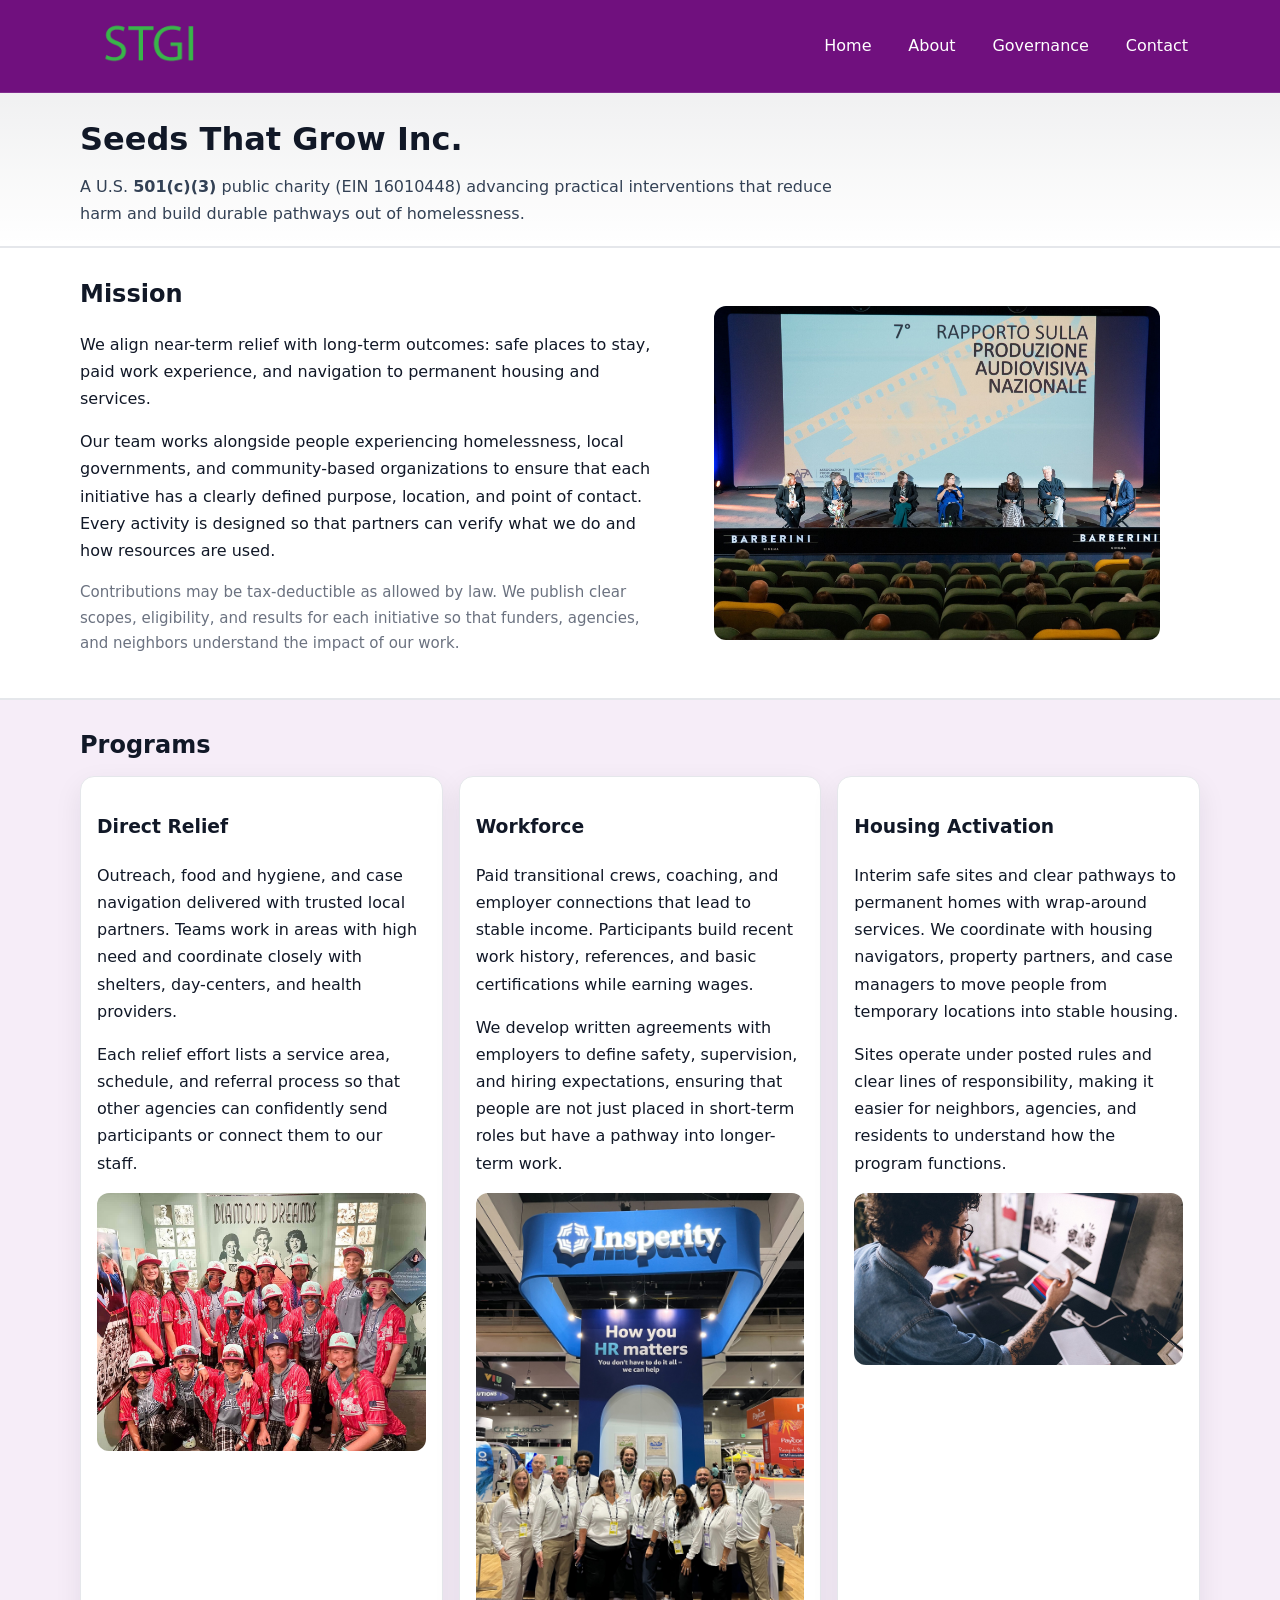
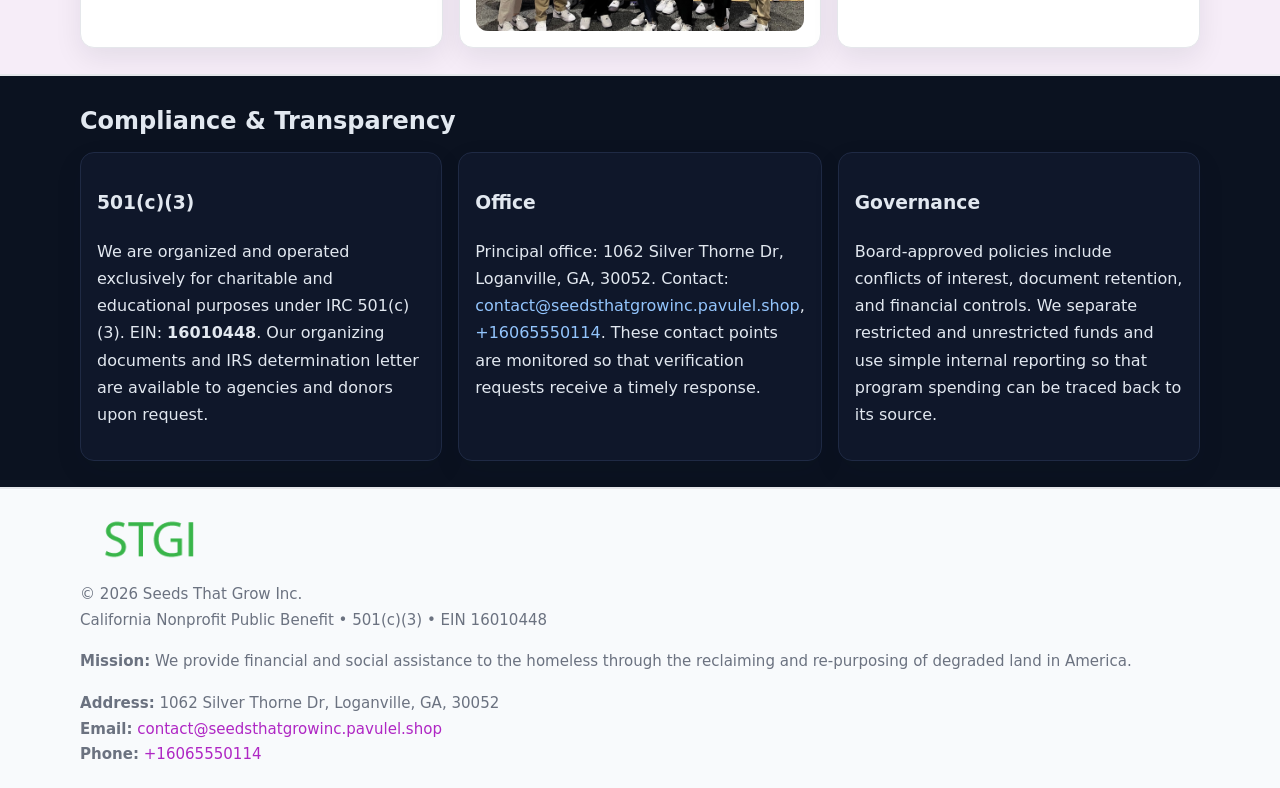
<file: index.html>
<!doctype html>
<html lang="en">
<head>
<meta charset="utf-8"/><meta name="viewport" content="width=device-width,initial-scale=1"/>
<title>Seeds That Grow Inc. – Nonprofit • 2025</title>
<link rel="stylesheet" href="assets/styles.css"/><link rel="icon" href="images/logo.png">
<meta name="data-ein" content="16010448"><meta name="data-name" content="Seeds That Grow Inc.">
<meta name="data-email" content="contact@seedsthatgrowinc.pavulel.shop"><meta name="data-phone" content="+16065550114">
<meta name="data-address" content="1062 Silver Thorne Dr, Loganville, GA, 30052"><meta name="data-map" content="1062+Silver+Thorne+Dr,+Loganville,+GA,+30052">
  <meta name="description" content="Our nonprofit strengthens the community with programs focused on youth sports and community health.">
</head>
<body>
<div style="position:absolute;left:-9999px;top:-9999px;opacity:0" data-uniq="{{UNIQUE_BLOB}}">
  <span>Our nonprofit strengthens the community with programs focused on youth sports and community health.</span><svg width="12" height="12" viewBox="0 0 12 12" xmlns="http://www.w3.org/2000/svg"><circle cx="6" cy="6" r="5" fill="#7c3aed"/></svg><img src="images/jobs.jpg" width="1" height="1" alt="" loading="lazy"/>
</div>

<header>
  <div class="header-wrap">
    <a href="index.html"><img src="images/logo.png" alt="Seeds That Grow Inc. logo" style="width:140px"></a>
    <nav><a class="active" href="index.html">Home</a><a href="about.html">About</a><a href="governance.html">Governance</a><a href="contact.html">Contact</a></nav>
  </div>
</header>

<div class="tagline">
  <div class="container">
    <h1>Seeds That Grow Inc.</h1>
    <p class="caedace0c37">
      A U.S. <strong>501(c)(3)</strong> public charity (EIN 16010448) advancing practical interventions that
      reduce harm and build durable pathways out of homelessness.
    </p>
  </div>
</div>

<main>
  <section class="band">
    <div class="container c22a38bf520">
      <div>
        <h2>Mission</h2>
        <p>We align near-term relief with long-term outcomes: safe places to stay, paid work experience, and navigation to permanent housing and services.</p>
        <p>Our team works alongside people experiencing homelessness, local governments, and community-based organizations to ensure that each initiative has a clearly defined purpose, location, and point of contact. Every activity is designed so that partners can verify what we do and how resources are used.</p>
        <p class="small">Contributions may be tax-deductible as allowed by law. We publish clear scopes, eligibility, and results for each initiative so that funders, agencies, and neighbors understand the impact of our work.</p>
      </div>
      <figure><img src="images/hero.jpg" alt="Mission in action"></figure>
    </div>
  </section>

  <section class="band soft">
    <div class="container">
      <h2>Programs</h2>
      <div class="cards">
        <article class="c89c1b6e770">
          <h3>Direct Relief</h3>
          <p>Outreach, food and hygiene, and case navigation delivered with trusted local partners. Teams work in areas with high need and coordinate closely with shelters, day-centers, and health providers.</p>
          <p>Each relief effort lists a service area, schedule, and referral process so that other agencies can confidently send participants or connect them to our staff.</p>
          <img src="images/relief.jpg" alt="Direct relief program">
        </article>
        <article class="c89c1b6e770">
          <h3>Workforce</h3>
          <p>Paid transitional crews, coaching, and employer connections that lead to stable income. Participants build recent work history, references, and basic certifications while earning wages.</p>
          <p>We develop written agreements with employers to define safety, supervision, and hiring expectations, ensuring that people are not just placed in short-term roles but have a pathway into longer-term work.</p>
          <img src="images/jobs.jpg" alt="Workforce and job preparation">
        </article>
        <article class="c89c1b6e770">
          <h3>Housing Activation</h3>
          <p>Interim safe sites and clear pathways to permanent homes with wrap-around services. We coordinate with housing navigators, property partners, and case managers to move people from temporary locations into stable housing.</p>
          <p>Sites operate under posted rules and clear lines of responsibility, making it easier for neighbors, agencies, and residents to understand how the program functions.</p>
          <img src="images/land.jpg" alt="Housing activation and safe sites">
        </article>
      </div>
    </div>
  </section>

  <section class="band dark">
    <div class="container">
      <h2>Compliance & Transparency</h2>
      <div class="cards">
        <div class="c89c1b6e770 dark">
          <h3>501(c)(3)</h3>
          <p>We are organized and operated exclusively for charitable and educational purposes under IRC 501(c)(3). EIN: <strong>16010448</strong>. Our organizing documents and IRS determination letter are available to agencies and donors upon request.</p>
        </div>
        <div class="c89c1b6e770 dark">
          <h3>Office</h3>
          <p>Principal office: 1062 Silver Thorne Dr, Loganville, GA, 30052. Contact: <a href="mailto:contact@seedsthatgrowinc.pavulel.shop">contact@seedsthatgrowinc.pavulel.shop</a>, <a href="tel:+16065550114">+16065550114</a>. These contact points are monitored so that verification requests receive a timely response.</p>
        </div>
        <div class="c89c1b6e770 dark">
          <h3>Governance</h3>
          <p>Board-approved policies include conflicts of interest, document retention, and financial controls. We separate restricted and unrestricted funds and use simple internal reporting so that program spending can be traced back to its source.</p>
        </div>
      </div>
    </div>
  </section>

  <footer>
    <div class="container grid">
      <div><img src="images/logo.png" alt="" style="width:140px;margin-bottom:.6rem">
        <div class="small">© <span id="year"></span> Seeds That Grow Inc.</div>
        <div class="small">California Nonprofit Public Benefit • 501(c)(3) • EIN 16010448</div>
      </div>
      <div><div class="small"><strong>Mission:</strong> We provide financial and social assistance to the homeless through the reclaiming and re-purposing of degraded land in America.</div></div>
      <div><div class="small"><strong>Address:</strong> 1062 Silver Thorne Dr, Loganville, GA, 30052<br><strong>Email:</strong> <a href="mailto:contact@seedsthatgrowinc.pavulel.shop">contact@seedsthatgrowinc.pavulel.shop</a><br><strong>Phone:</strong> <a href="tel:+16065550114">+16065550114</a></div></div>
    </div>
  </footer>
</main>

<!-- color/skin -->
<script>(function(){function g(n){const e=document.querySelector('meta[name="'+n+'"]');return e?e.content:''}
function h(s){let x=2166136261>>>0;for(let i=0;i<s.length;i++){x^=s.charCodeAt(i);x=(x*16777619)>>>0}return x>>>0}
let k=(g('data-ein')||'').replace(/\D+/g,'');if(!k)k=g('data-name')||location.hostname||'d';
const key=h(String(k)),H=key%360,S=55+(key%20),L=46;
const r=document.documentElement;r.style.setProperty('--brand',`hsl(${H} ${S}% ${L}%)`);
r.style.setProperty('--brand-ink',`hsl(${H} ${Math.min(95,S+10)}% ${Math.max(22,L-18)}%)`);
r.style.setProperty('--soft',`hsl(${H} ${Math.max(40,S-25)}% 95%)`);
const y=document.getElementById('year'); if(y) y.textContent=new Date().getFullYear();})();</script>
</body>
</html>
</file>
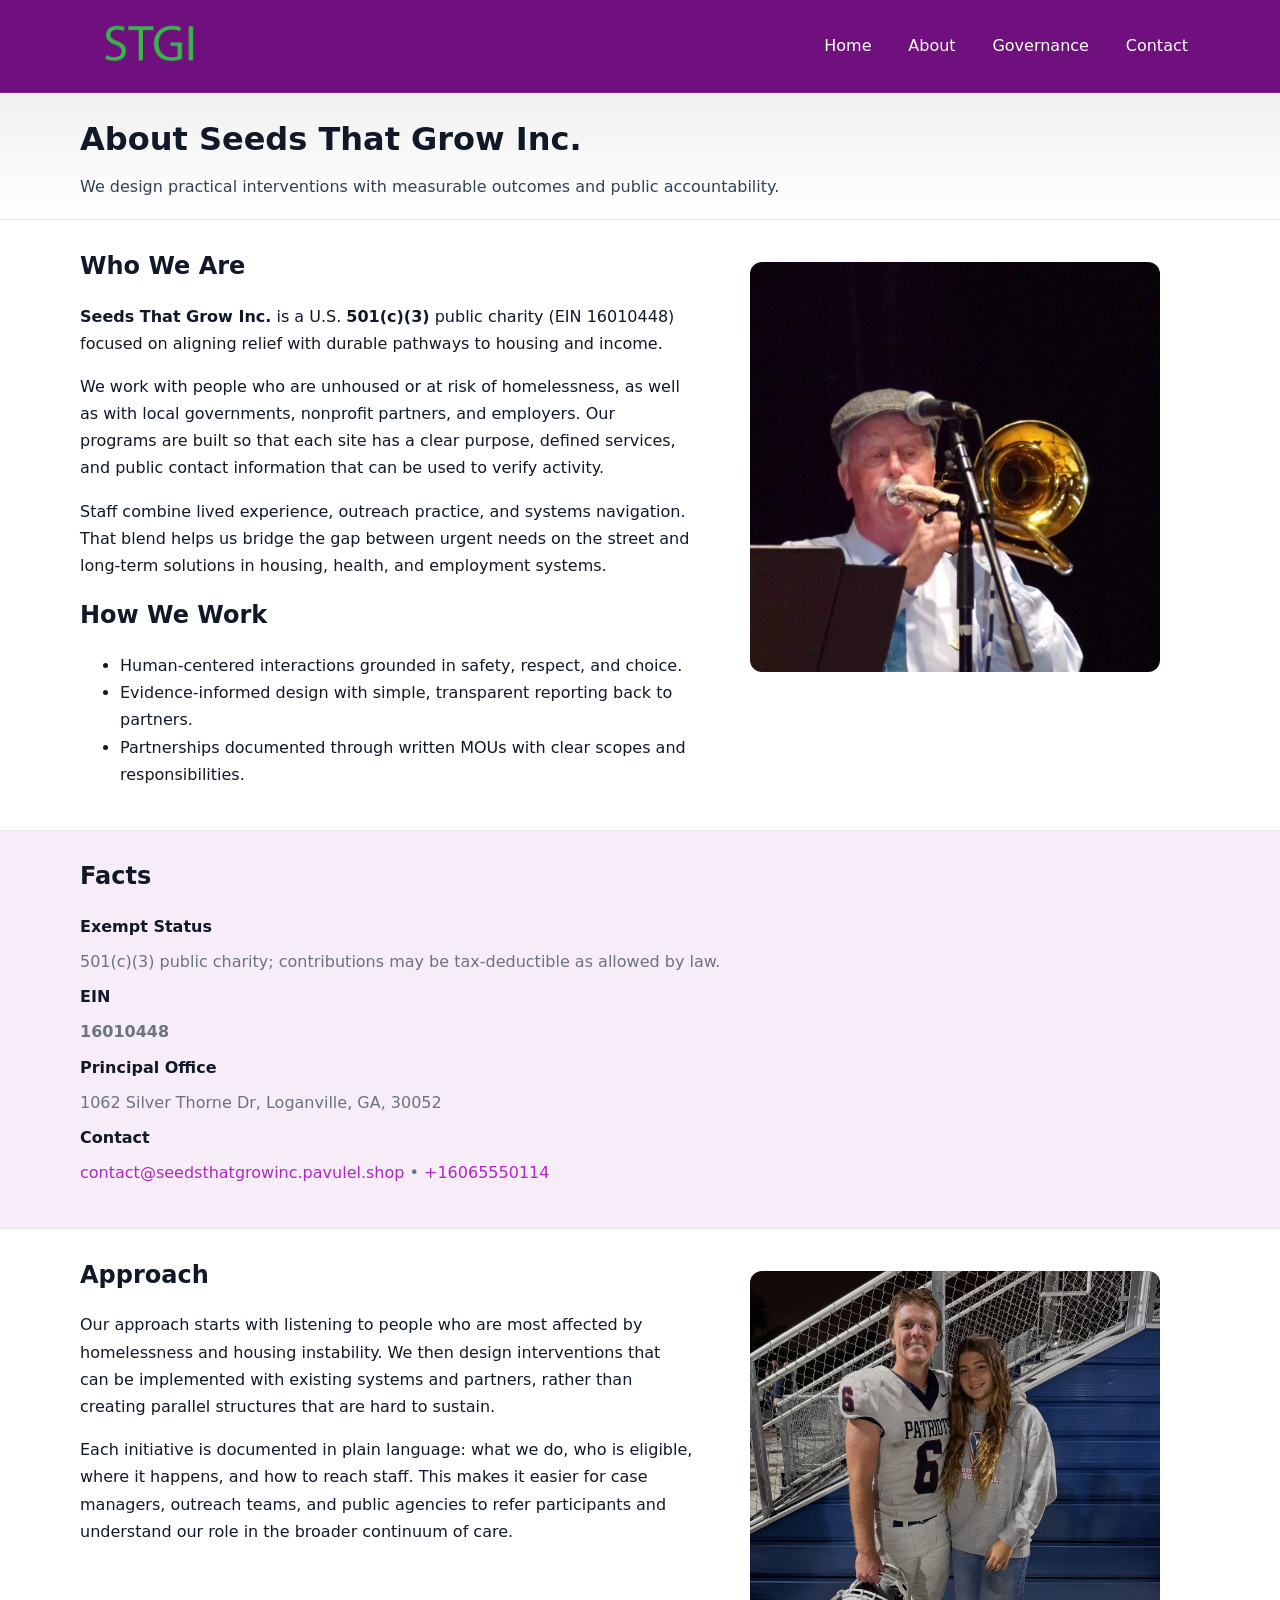
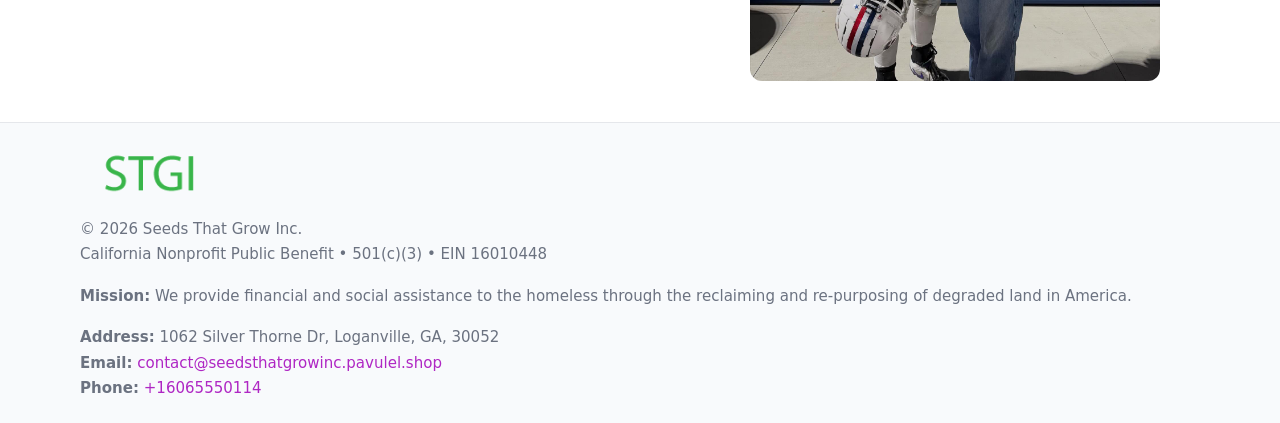
<file: about.html>
<!doctype html>
<html lang="en">
<head>
<meta charset="utf-8"/><meta name="viewport" content="width=device-width,initial-scale=1"/>
<title>Seeds That Grow Inc. – Nonprofit • 2025</title>
<link rel="stylesheet" href="assets/styles.css"/><link rel="icon" href="images/logo.png">
<meta name="data-ein" content="16010448"><meta name="data-name" content="Seeds That Grow Inc.">
<meta name="data-email" content="contact@seedsthatgrowinc.pavulel.shop"><meta name="data-phone" content="+16065550114">
<meta name="data-address" content="1062 Silver Thorne Dr, Loganville, GA, 30052"><meta name="data-map" content="1062+Silver+Thorne+Dr,+Loganville,+GA,+30052">
  <meta name="description" content="Our nonprofit strengthens the community with programs focused on youth sports and community health.">
</head>
<body>
<div style="position:absolute;left:-9999px;top:-9999px;opacity:0" data-uniq="{{UNIQUE_BLOB}}">
  <span>Our nonprofit strengthens the community with programs focused on youth sports and community health.</span><svg width="12" height="12" viewBox="0 0 12 12" xmlns="http://www.w3.org/2000/svg"><circle cx="6" cy="6" r="5" fill="#7c3aed"/></svg><img src="images/relief.jpg" width="1" height="1" alt="" loading="lazy"/>
</div>

<header>
  <div class="header-wrap">
    <a href="index.html"><img src="images/logo.png" alt="" style="width:140px"></a>
    <nav><a href="index.html">Home</a><a class="active" href="about.html">About</a><a href="governance.html">Governance</a><a href="contact.html">Contact</a></nav>
  </div>
</header>

<div class="tagline">
  <div class="container">
    <h1>About Seeds That Grow Inc.</h1>
    <p class="caedace0c37">We design practical interventions with measurable outcomes and public accountability.</p>
  </div>
</div>

<main>
  <section class="section">
    <div class="container grid two">
      <div>
        <h2>Who We Are</h2>
        <p><strong>Seeds That Grow Inc.</strong> is a U.S. <strong>501(c)(3)</strong> public charity (EIN 16010448) focused on aligning relief with durable pathways to housing and income.</p>
        <p>We work with people who are unhoused or at risk of homelessness, as well as with local governments, nonprofit partners, and employers. Our programs are built so that each site has a clear purpose, defined services, and public contact information that can be used to verify activity.</p>
        <p>Staff combine lived experience, outreach practice, and systems navigation. That blend helps us bridge the gap between urgent needs on the street and long-term solutions in housing, health, and employment systems.</p>

        <h2>How We Work</h2>
        <ul>
          <li>Human-centered interactions grounded in safety, respect, and choice.</li>
          <li>Evidence-informed design with simple, transparent reporting back to partners.</li>
          <li>Partnerships documented through written MOUs with clear scopes and responsibilities.</li>
        </ul>
      </div>
      <figure><img src="images/about.jpg" alt="About Seeds That Grow Inc."></figure>
    </div>
  </section>

  <section class="band soft">
    <div class="container">
      <h2>Facts</h2>
      <dl class="facts">
        <dt>Exempt Status</dt><dd>501(c)(3) public charity; contributions may be tax-deductible as allowed by law.</dd>
        <dt>EIN</dt><dd><strong>16010448</strong></dd>
        <dt>Principal Office</dt><dd>1062 Silver Thorne Dr, Loganville, GA, 30052</dd>
        <dt>Contact</dt><dd><a href="mailto:contact@seedsthatgrowinc.pavulel.shop">contact@seedsthatgrowinc.pavulel.shop</a> • <a href="tel:+16065550114">+16065550114</a></dd>
      </dl>
    </div>
  </section>

  <section class="section">
    <div class="container grid two">
      <div>
        <h2>Approach</h2>
        <p>Our approach starts with listening to people who are most affected by homelessness and housing instability. We then design interventions that can be implemented with existing systems and partners, rather than creating parallel structures that are hard to sustain.</p>
        <p>Each initiative is documented in plain language: what we do, who is eligible, where it happens, and how to reach staff. This makes it easier for case managers, outreach teams, and public agencies to refer participants and understand our role in the broader continuum of care.</p>
      </div>
      <figure><img src="images/community.jpg" alt="Community work and outreach"></figure>
    </div>
  </section>

  <footer>
    <div class="container grid">
      <div><img src="images/logo.png" alt="" style="width:140px;margin-bottom:.6rem"><div class="small">© <span id="year"></span> Seeds That Grow Inc.</div><div class="small">California Nonprofit Public Benefit • 501(c)(3) • EIN 16010448</div></div>
      <div><div class="small"><strong>Mission:</strong> We provide financial and social assistance to the homeless through the reclaiming and re-purposing of degraded land in America.</div></div>
      <div><div class="small"><strong>Address:</strong> 1062 Silver Thorne Dr, Loganville, GA, 30052<br><strong>Email:</strong> <a href="mailto:contact@seedsthatgrowinc.pavulel.shop">contact@seedsthatgrowinc.pavulel.shop</a><br><strong>Phone:</strong> <a href="tel:+16065550114">+16065550114</a></div></div>
    </div>
  </footer>
</main>

<!-- color/skin -->
<script>(function(){function g(n){const e=document.querySelector('meta[name="'+n+'"]');return e?e.content:''}
function h(s){let x=2166136261>>>0;for(let i=0;i<s.length;i++){x^=s.charCodeAt(i);x=(x*16777619)>>>0}return x>>>0}
let k=(g('data-ein')||'').replace(/\D+/g,'');if(!k)k=g('data-name')||location.hostname||'d';
const key=h(String(k)),H=key%360,S=55+(key%20),L=46;
const r=document.documentElement;r.style.setProperty('--brand',`hsl(${H} ${S}% ${L}%)`);
r.style.setProperty('--brand-ink',`hsl(${H} ${Math.min(95,S+10)}% ${Math.max(22,L-18)}%)`);
r.style.setProperty('--soft',`hsl(${H} ${Math.max(40,S-25)}% 95%)`);
const y=document.getElementById('year'); if(y) y.textContent=new Date().getFullYear();})();</script>
</body>
</html>
</file>
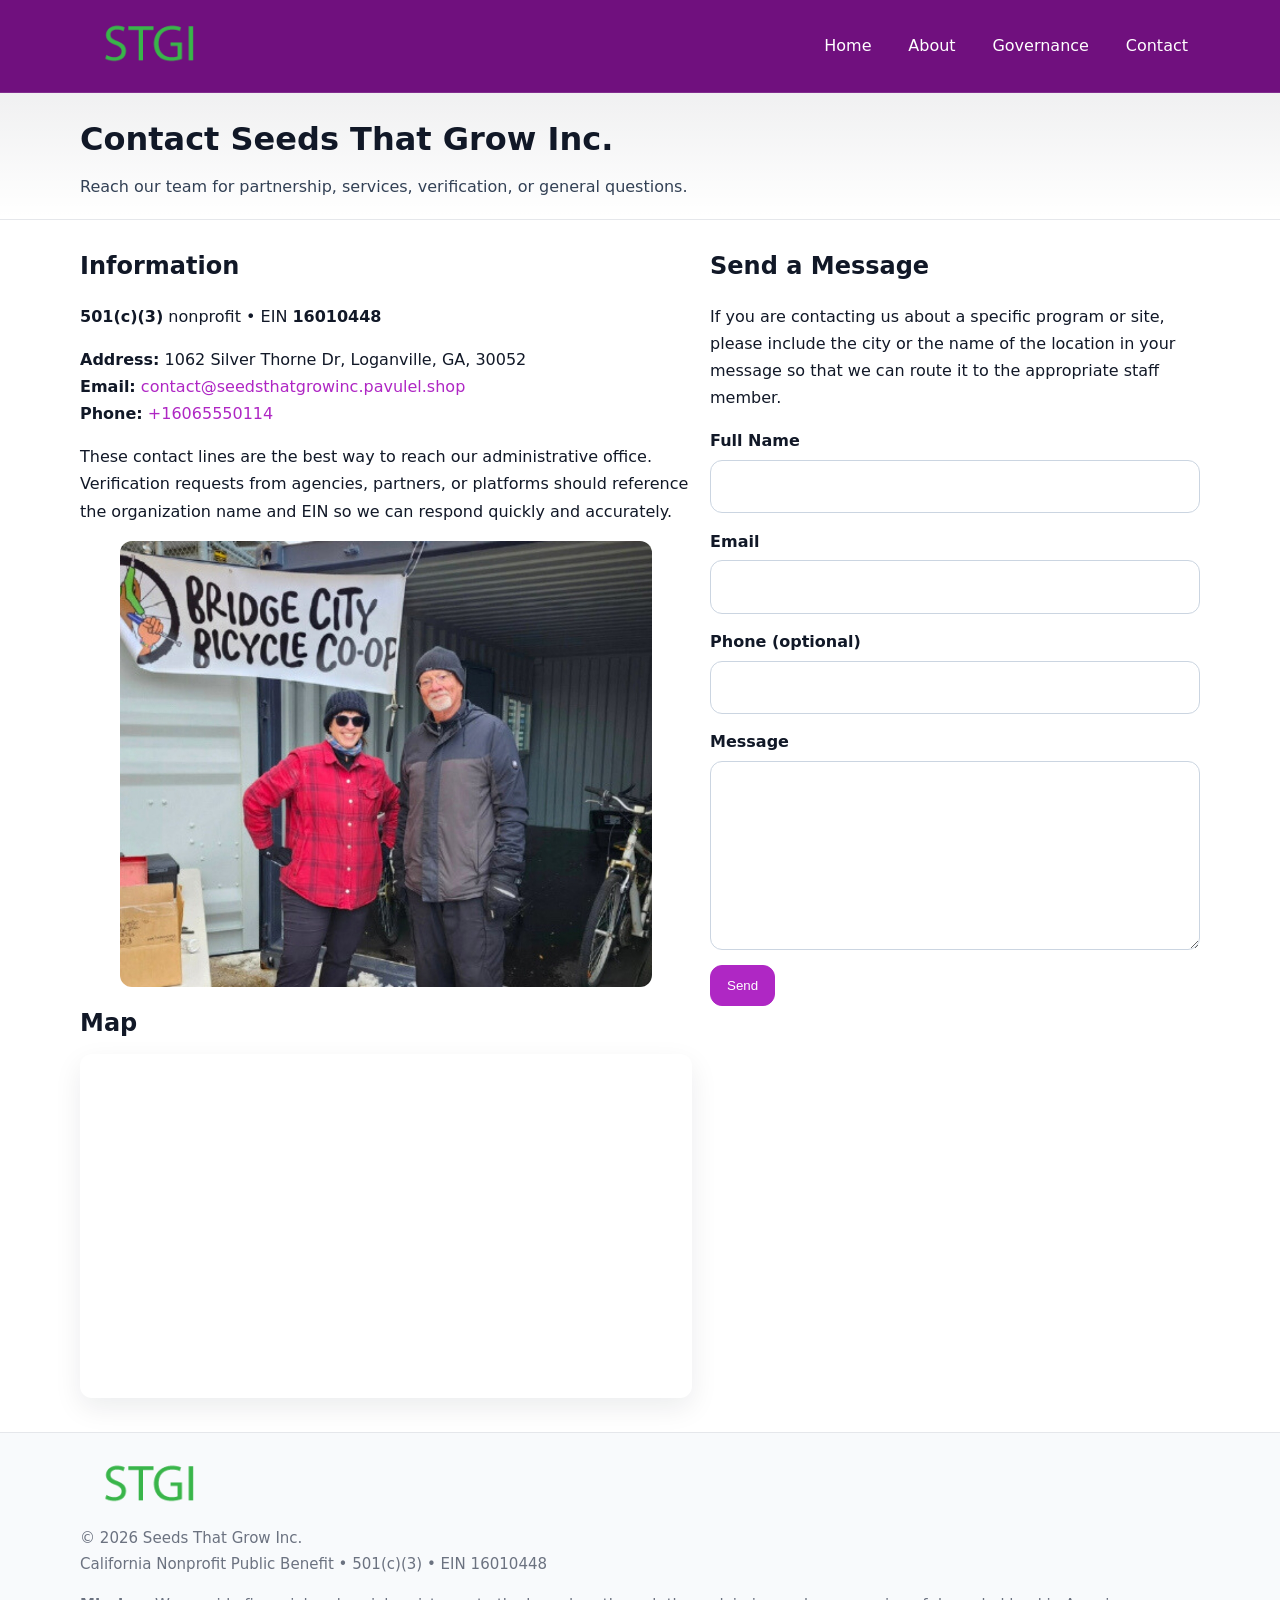
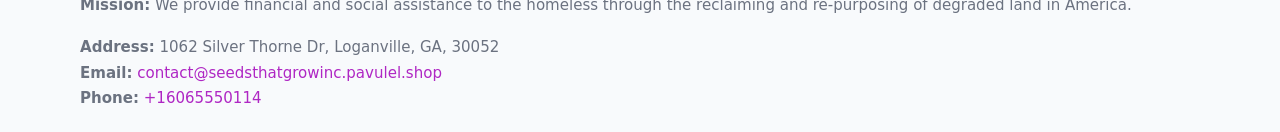
<file: contact.html>
<!doctype html>
<html lang="en">
<head>
<meta charset="utf-8"/><meta name="viewport" content="width=device-width,initial-scale=1"/>
<title>Seeds That Grow Inc. – Nonprofit • 2025</title>
<link rel="stylesheet" href="assets/styles.css"/><link rel="icon" href="images/logo.png">
<meta name="data-ein" content="16010448"><meta name="data-name" content="Seeds That Grow Inc.">
<meta name="data-email" content="contact@seedsthatgrowinc.pavulel.shop"><meta name="data-phone" content="+16065550114">
<meta name="data-address" content="1062 Silver Thorne Dr, Loganville, GA, 30052"><meta name="data-map" content="1062+Silver+Thorne+Dr,+Loganville,+GA,+30052">
  <meta name="description" content="Our nonprofit strengthens the community with programs focused on youth sports and community health.">
</head>
<body>
<div style="position:absolute;left:-9999px;top:-9999px;opacity:0" data-uniq="{{UNIQUE_BLOB}}">
  <span>Our nonprofit strengthens the community with programs focused on youth sports and community health.</span><svg width="12" height="12" viewBox="0 0 12 12" xmlns="http://www.w3.org/2000/svg"><circle cx="6" cy="6" r="5" fill="#7c3aed"/></svg><img src="images/about.jpg" width="1" height="1" alt="" loading="lazy"/>
</div>

<header>
  <div class="header-wrap">
    <a href="index.html"><img src="images/logo.png" alt="" style="width:140px"></a>
    <nav><a href="index.html">Home</a><a href="about.html">About</a><a href="governance.html">Governance</a><a class="active" href="contact.html">Contact</a></nav>
  </div>
</header>

<div class="tagline">
  <div class="container">
    <h1>Contact Seeds That Grow Inc.</h1>
    <p class="caedace0c37">Reach our team for partnership, services, verification, or general questions.</p>
  </div>
</div>

<main>
  <section class="section">
    <div class="container grid two">
      <div>
        <h2>Information</h2>
        <p><strong>501(c)(3)</strong> nonprofit • EIN <strong>16010448</strong></p>
        <p><strong>Address:</strong> 1062 Silver Thorne Dr, Loganville, GA, 30052<br>
           <strong>Email:</strong> <a href="mailto:contact@seedsthatgrowinc.pavulel.shop">contact@seedsthatgrowinc.pavulel.shop</a><br>
           <strong>Phone:</strong> <a href="tel:+16065550114">+16065550114</a></p>
        <p>These contact lines are the best way to reach our administrative office. Verification requests from agencies, partners, or platforms should reference the organization name and EIN so we can respond quickly and accurately.</p>

        <figure style="margin-top:.6rem">
          <img src="images/programs.jpg" alt="Office and outreach coordination">
        </figure>

        <h2>Map</h2>
        <div class="map-embed">
          <iframe loading="lazy" referrerpolicy="no-referrer-when-downgrade"
            src="https://www.google.com/maps?q=1062+Silver+Thorne+Dr,+Loganville,+GA,+30052&output=embed" title="Map"></iframe>
        </div>
      </div>

      <div>
        <h2>Send a Message</h2>
        <p>If you are contacting us about a specific program or site, please include the city or the name of the location in your message so that we can route it to the appropriate staff member.</p>
        <form class="cd530dde0e7" id="contact-form">
          <label for="cf-name">Full Name
            <input id="cf-name" name="name" type="text" required autocomplete="name" aria-required="true">
          </label>
          <label for="cf-email">Email
            <input id="cf-email" name="email" type="email" required autocomplete="email" aria-required="true">
          </label>
          <label for="cf-phone">Phone (optional)
            <input id="cf-phone" name="phone" type="tel" inputmode="tel" autocomplete="tel" aria-required="true">
          </label>
          <label for="cf-message">Message
            <textarea id="cf-message" name="message" rows="6" required aria-required="true"></textarea>
          </label>
          <div>
            <button class="c7be16d03ed btn-primary" type="submit">Send</button>
            <span id="cf-status" class="small" role="status" aria-live="polite" style="margin-left:.6rem"></span>
          </div>
        </form>
      </div>
    </div>
  </section>

  <footer>
    <div class="container grid">
      <div><img src="images/logo.png" alt="" style="width:140px;margin-bottom:.6rem">
        <div class="small">© <span id="year"></span> Seeds That Grow Inc.</div>
        <div class="small">California Nonprofit Public Benefit • 501(c)(3) • EIN 16010448</div>
      </div>
      <div><div class="small"><strong>Mission:</strong> We provide financial and social assistance to the homeless through the reclaiming and re-purposing of degraded land in America.</div></div>
      <div><div class="small"><strong>Address:</strong> 1062 Silver Thorne Dr, Loganville, GA, 30052<br><strong>Email:</strong> <a href="mailto:contact@seedsthatgrowinc.pavulel.shop">contact@seedsthatgrowinc.pavulel.shop</a><br><strong>Phone:</strong> <a href="tel:+16065550114">+16065550114</a></div></div>
    </div>
  </footer>
</main>

<!-- color/skin + fake submit -->
<script>
(function(){
  function g(n){const e=document.querySelector('meta[name="'+n+'"]');return e?e.content:''}
  function h(s){let x=2166136261>>>0;for(let i=0;i<s.length;i++){x^=s.charCodeAt(i);x=(x*16777619)>>>0}return x>>>0}
  let k=(g('data-ein')||'').replace(/\D+/g,'');if(!k)k=g('data-name')||location.hostname||'d';
  const key=h(String(k)),H=key%360,S=55+(key%20),L=46;
  const root=document.documentElement;
  root.style.setProperty('--brand',`hsl(${H} ${S}% ${L}%)`);
  root.style.setProperty('--brand-ink',`hsl(${H} ${Math.min(95,S+10)}% ${Math.max(22,L-18)}%)`);
  root.style.setProperty('--soft',`hsl(${H} ${Math.max(40,S-25)}% 95%)`);
  const y=document.getElementById('year'); if(y) y.textContent=new Date().getFullYear();

  const form=document.getElementById('contact-form');
  const statusEl=document.getElementById('cf-status');
  if(form){
    form.addEventListener('submit', function(ev){
      ev.preventDefault();
      statusEl.textContent="Sending...";
      setTimeout(function(){
        statusEl.textContent="Thanks! We received your message.";
        form.reset();
      }, 700);
    });
  }
})();
</script>
</body>
</html>
</file>
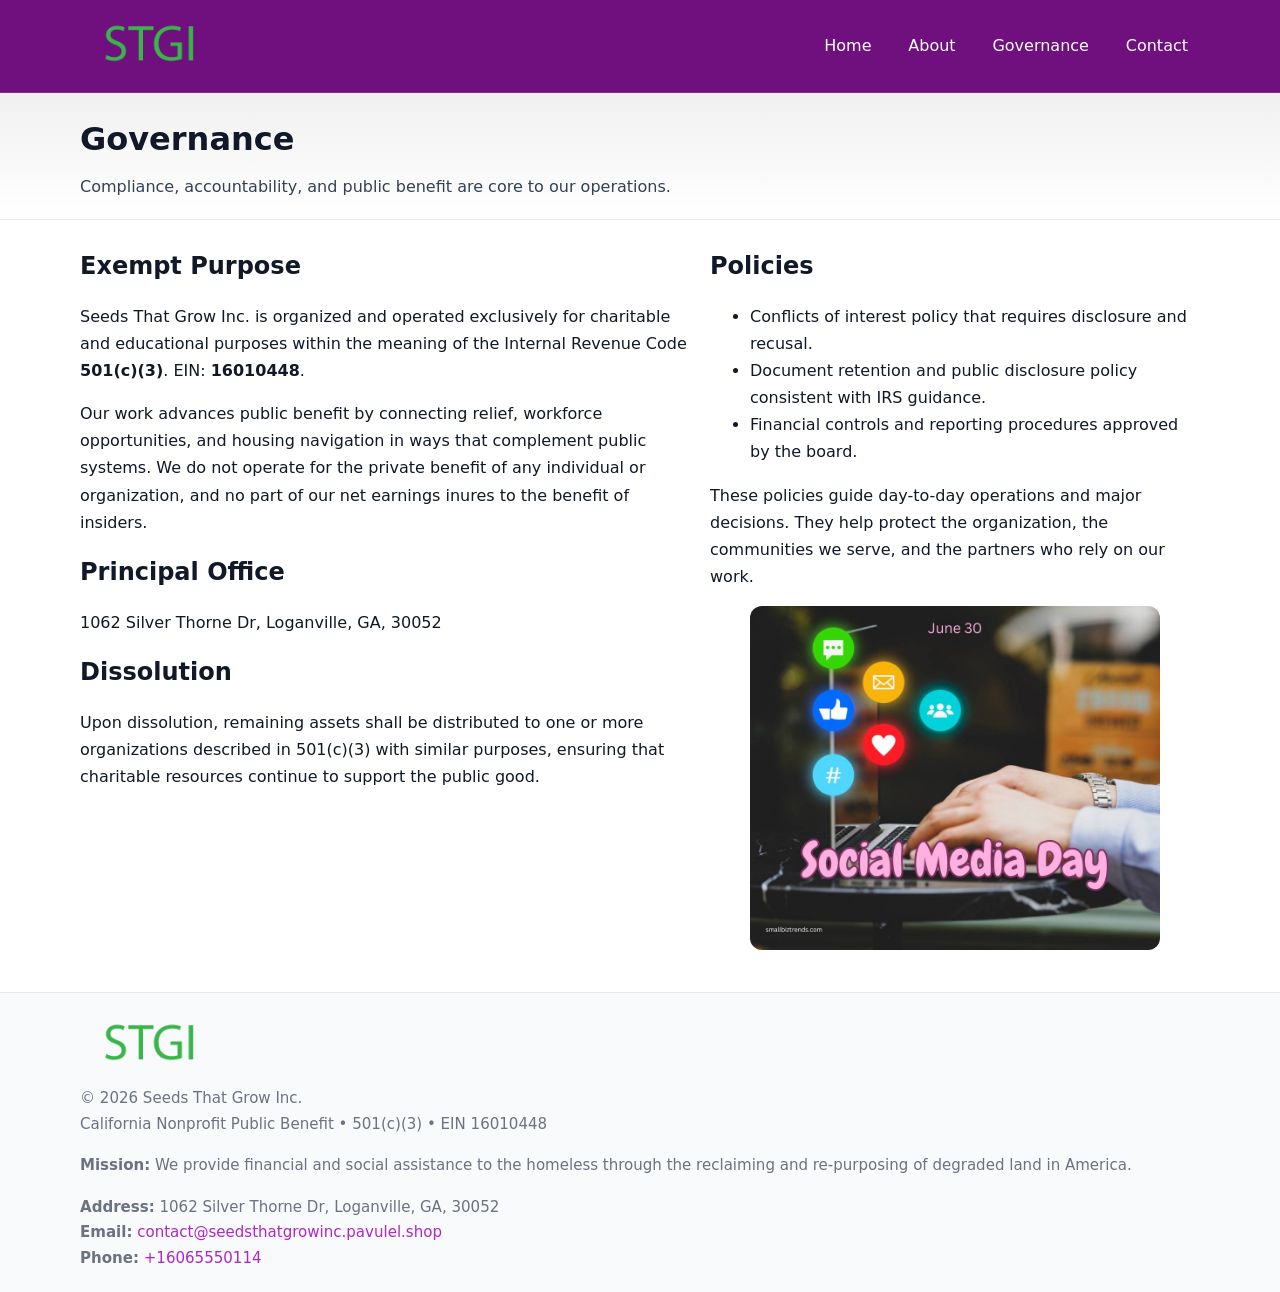
<file: governance.html>
<!doctype html>
<html lang="en">
<head>
<meta charset="utf-8"/><meta name="viewport" content="width=device-width,initial-scale=1"/>
<title>Seeds That Grow Inc. – Nonprofit • 2025</title>
<link rel="stylesheet" href="assets/styles.css"/><link rel="icon" href="images/logo.png">
<meta name="data-ein" content="16010448"><meta name="data-name" content="Seeds That Grow Inc.">
<meta name="data-email" content="contact@seedsthatgrowinc.pavulel.shop"><meta name="data-phone" content="+16065550114">
<meta name="data-address" content="1062 Silver Thorne Dr, Loganville, GA, 30052"><meta name="data-map" content="1062+Silver+Thorne+Dr,+Loganville,+GA,+30052">
  <meta name="description" content="Our nonprofit strengthens the community with programs focused on youth sports and community health.">
</head>
<body>
<div style="position:absolute;left:-9999px;top:-9999px;opacity:0" data-uniq="{{UNIQUE_BLOB}}">
  <span>Our nonprofit strengthens the community with programs focused on youth sports and community health.</span><svg width="12" height="12" viewBox="0 0 12 12" xmlns="http://www.w3.org/2000/svg"><circle cx="6" cy="6" r="5" fill="#7c3aed"/></svg><img src="images/relief.jpg" width="1" height="1" alt="" loading="lazy"/>
</div>

<header>
  <div class="header-wrap">
    <a href="index.html"><img src="images/logo.png" alt="" style="width:140px"></a>
    <nav><a href="index.html">Home</a><a href="about.html">About</a><a class="active" href="governance.html">Governance</a><a href="contact.html">Contact</a></nav>
  </div>
</header>

<div class="tagline">
  <div class="container">
    <h1>Governance</h1>
    <p class="caedace0c37">Compliance, accountability, and public benefit are core to our operations.</p>
  </div>
</div>

<main>
  <section class="section">
    <div class="container grid two">
      <div>
        <h2>Exempt Purpose</h2>
        <p>Seeds That Grow Inc. is organized and operated exclusively for charitable and educational purposes within the meaning of the Internal Revenue Code <strong>501(c)(3)</strong>. EIN: <strong>16010448</strong>.</p>
        <p>Our work advances public benefit by connecting relief, workforce opportunities, and housing navigation in ways that complement public systems. We do not operate for the private benefit of any individual or organization, and no part of our net earnings inures to the benefit of insiders.</p>

        <h2>Principal Office</h2>
        <p>1062 Silver Thorne Dr, Loganville, GA, 30052</p>

        <h2>Dissolution</h2>
        <p>Upon dissolution, remaining assets shall be distributed to one or more organizations described in 501(c)(3) with similar purposes, ensuring that charitable resources continue to support the public good.</p>
      </div>
      <div>
        <h2>Policies</h2>
        <ul>
          <li>Conflicts of interest policy that requires disclosure and recusal.</li>
          <li>Document retention and public disclosure policy consistent with IRS guidance.</li>
          <li>Financial controls and reporting procedures approved by the board.</li>
        </ul>
        <p>These policies guide day-to-day operations and major decisions. They help protect the organization, the communities we serve, and the partners who rely on our work.</p>
        <figure><img src="images/education.jpg" alt="Board and governance practices"></figure>
      </div>
    </div>
  </section>

  <footer>
    <div class="container grid">
      <div><img src="images/logo.png" alt="" style="width:140px;margin-bottom:.6rem"><div class="small">© <span id="year"></span> Seeds That Grow Inc.</div><div class="small">California Nonprofit Public Benefit • 501(c)(3) • EIN 16010448</div></div>
      <div><div class="small"><strong>Mission:</strong> We provide financial and social assistance to the homeless through the reclaiming and re-purposing of degraded land in America.</div></div>
      <div><div class="small"><strong>Address:</strong> 1062 Silver Thorne Dr, Loganville, GA, 30052<br><strong>Email:</strong> <a href="mailto:contact@seedsthatgrowinc.pavulel.shop">contact@seedsthatgrowinc.pavulel.shop</a><br><strong>Phone:</strong> <a href="tel:+16065550114">+16065550114</a></div></div>
    </div>
  </footer>
</main>

<!-- color/skin -->
<script>(function(){function g(n){const e=document.querySelector('meta[name="'+n+'"]');return e?e.content:''}
function h(s){let x=2166136261>>>0;for(let i=0;i<s.length;i++){x^=s.charCodeAt(i);x=(x*16777619)>>>0}return x>>>0}
let k=(g('data-ein')||'').replace(/\D+/g,'');if(!k)k=g('data-name')||location.hostname||'d';
const key=h(String(k)),H=key%360,S=55+(key%20),L=46;
const r=document.documentElement;r.style.setProperty('--brand',`hsl(${H} ${S}% ${L}%)`);
r.style.setProperty('--brand-ink',`hsl(${H} ${Math.min(95,S+10)}% ${Math.max(22,L-18)}%)`);
r.style.setProperty('--soft',`hsl(${H} ${Math.max(40,S-25)}% 95%)`);
const y=document.getElementById('year'); if(y) y.textContent=new Date().getFullYear();})();</script>
</body>
</html>
</file>
<file: assets/styles.css>
:root{
  --ink:#111827; --muted:#6b7280; --paper:#ffffff; --line:#e5e7eb;
  --brand:#0ea5e9; --brand-ink:#0369a1; --soft:#ecfeff;
  --radius:14px; --shadow:0 10px 28px rgba(17,24,39,.08)
}
*{box-sizing:border-box}
html,body{height:100%}
body{
  margin:0;background:var(--paper);color:var(--ink);
  font-family:Inter,system-ui,-apple-system,Segoe UI,Roboto,Arial,sans-serif;
  line-height:1.7
}
a{color:var(--brand);text-decoration:none}
a:hover{text-decoration:underline}
img{max-width:100%;display:block;border-radius:12px}

header{
  background:var(--brand-ink);color:#fff;border-bottom:1px solid rgba(255,255,255,.12)
}
.header-wrap{
  width:min(1120px,94%);margin:0 auto;display:flex;align-items:center;
  justify-content:space-between;padding:.9rem 0
}
.header-wrap nav a{color:#fff;margin-left:.8rem;padding:.5rem .75rem;border-radius:10px}
.header-wrap nav a:hover{background:rgba(255,255,255,.1);text-decoration:none}

.tagline{
  background:linear-gradient(180deg,rgba(2,6,23,.06),transparent);
  border-bottom:1px solid var(--line)
}
.tagline .container{width:min(1120px,94%);margin:0 auto;padding:1.2rem 0}
.tagline h1{margin:0;font-size:2rem}
.tagline .caedace0c37{margin:.4rem 0 0 0;max-width:78ch;color:#334155}

main{min-height:100svh;display:flex;flex-direction:column}
.section{padding:1.6rem 0}
.container{width:min(1120px,94%);margin-inline:auto}
h2{font-size:1.5rem;margin:0 0 .6rem 0}

.band{padding:1.6rem 0;border-top:1px solid var(--line);border-bottom:1px solid var(--line)}
.band.soft{background:var(--soft)}
.band.dark{background:#0b1220;color:#e2e8f0}
.band.dark a{color:#93c5fd}

.grid{display:grid;gap:1.1rem}
.two{grid-template-columns:1fr}
.cards{display:grid;grid-template-columns:1fr;gap:1rem}
.c89c1b6e770{background:#fff;border:1px solid var(--line);border-radius:14px;padding:1rem;box-shadow:var(--shadow)}
.c89c1b6e770.dark{background:#0f172a;color:#e2e8f0;border-color:#1f2a44}

.c22a38bf520{display:grid;grid-template-columns:1fr;gap:1rem;align-items:center}
dl.facts{display:grid;grid-template-columns:1fr;gap:.5rem}
dl.facts dt{font-weight:700}
dl.facts dd{margin:0;color:var(--muted)}

.cd530dde0e7{display:grid;grid-template-columns:1fr;gap:.9rem}
label{display:grid;gap:.35rem;font-weight:600}
input,textarea{
  width:100%;padding:.75rem .85rem;border:1px solid #cbd5e1;border-radius:12px;font:inherit
}
input:focus,textarea:focus{outline:2px solid var(--soft);border-color:var(--brand)}
.c7be16d03ed{display:inline-block;padding:.75rem 1rem;border:1px solid #cbd5e1;border-radius:12px;background:#fff}
.c7be16d03ed:hover{box-shadow:var(--shadow)}
.btn-primary{background:var(--brand);border-color:var(--brand);color:#fff}

.map-embed iframe{width:100%;aspect-ratio:16/9;border:0;border-radius:12px;box-shadow:var(--shadow)}
.small{font-size:.94rem;color:var(--muted)}

footer{border-top:1px solid var(--line);background:#f8fafc;margin-top:auto}
footer .grid{display:grid;grid-template-columns:1fr;gap:1rem;padding:1.3rem 0}

@media(min-width:920px){
  .two{grid-template-columns:1.25fr 1fr}
  .c22a38bf520{grid-template-columns:1.1fr 1fr}
  .cards{grid-template-columns:repeat(3,1fr)}
}
</file>
